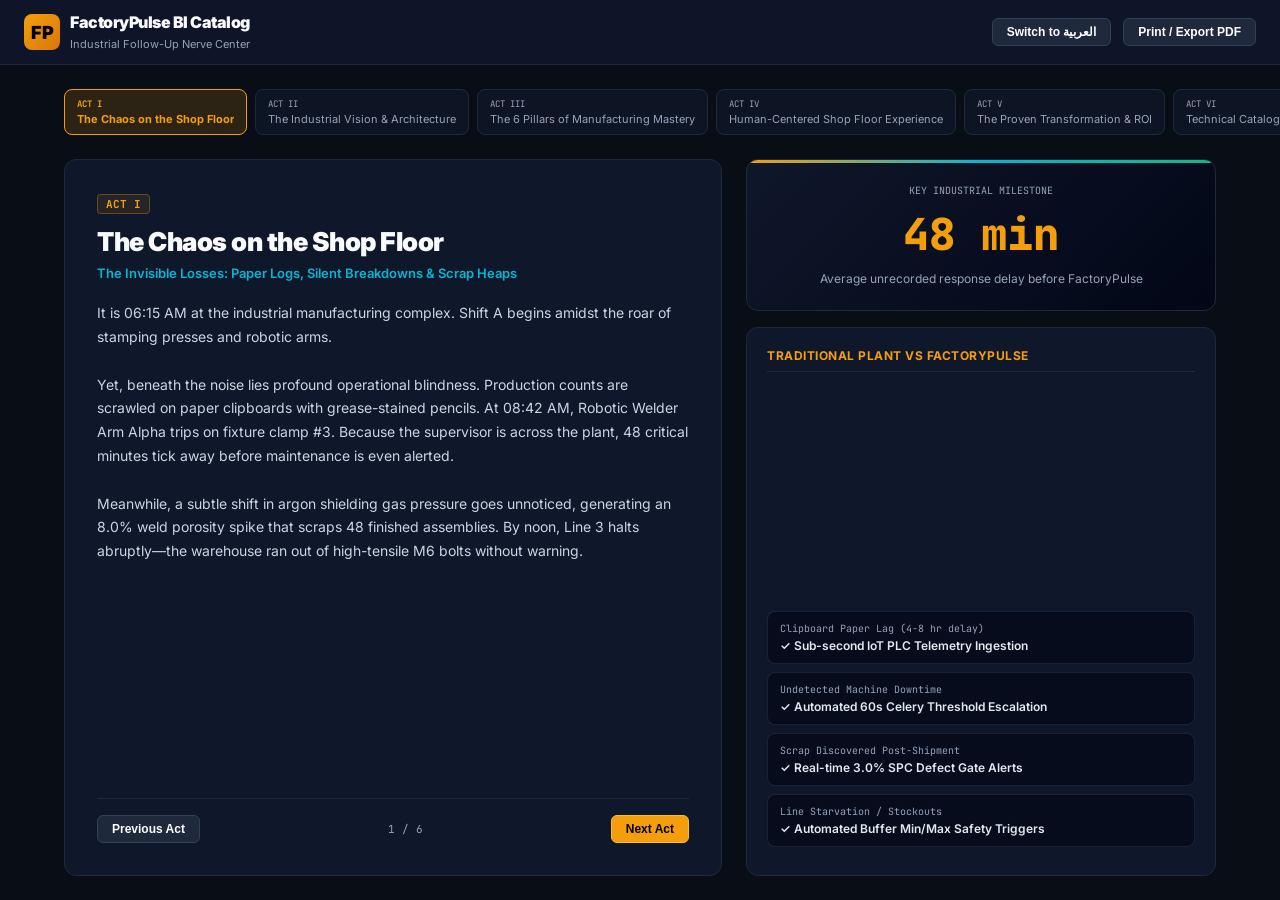
<file: catalog_presentation.html>
<!DOCTYPE html>
<html lang="en">
<head>
  <meta charset="UTF-8">
  <meta name="viewport" content="width=device-width, initial-scale=1.0">
  <title>FactoryPulse — Storytelling Product Catalog & Executive Presentation</title>
  <link rel="preconnect" href="https://fonts.googleapis.com">
  <link rel="preconnect" href="https://fonts.gstatic.com" crossorigin>
  <link href="https://fonts.googleapis.com/css2?family=Cairo:wght@400;600;700;800;900&family=JetBrains+Mono:wght@400;600;700&family=Inter:wght@400;500;600;700;800;900&display=swap" rel="stylesheet">
  <style>
    :root {
      --bg: #090d16;
      --card-bg: #0f172a;
      --border: #1e293b;
      --text: #f8fafc;
      --text-muted: #94a3b8;
      --primary: #f59e0b;
      --cyan: #06b6d4;
      --rose: #f43f5e;
      --emerald: #10b981;
    }
    * { box-sizing: border-box; margin: 0; padding: 0; }
    body {
      background: var(--bg);
      color: var(--text);
      font-family: 'Inter', sans-serif;
      overflow-x: hidden;
      min-height: 100vh;
      display: flex;
      flex-direction: column;
    }
    header {
      background: rgba(15, 23, 42, 0.95);
      border-bottom: 1px solid var(--border);
      padding: 12px 24px;
      display: flex;
      align-items: center;
      justify-content: space-between;
      position: sticky;
      top: 0;
      z-index: 50;
      backdrop-filter: blur(8px);
    }
    .logo-badge {
      display: flex;
      align-items: center;
      gap: 10px;
    }
    .logo-icon {
      width: 36px;
      height: 36px;
      border-radius: 8px;
      background: linear-gradient(135deg, #f59e0b, #d97706);
      display: flex;
      align-items: center;
      justify-content: center;
      font-weight: 900;
      color: #000;
      font-size: 18px;
    }
    .logo-text h1 {
      font-size: 16px;
      font-weight: 900;
      letter-spacing: -0.5px;
    }
    .logo-text span {
      font-size: 11px;
      color: var(--text-muted);
    }
    .controls {
      display: flex;
      align-items: center;
      gap: 12px;
    }
    button {
      background: #1e293b;
      color: #fff;
      border: 1px solid #334155;
      padding: 6px 14px;
      border-radius: 6px;
      cursor: pointer;
      font-size: 12px;
      font-weight: 600;
      transition: all 0.2s;
    }
    button:hover { background: #334155; }
    button.primary {
      background: var(--primary);
      color: #000;
      border-color: #fbbf24;
    }
    button.primary:hover { background: #fbbf24; }
    .container {
      max-width: 1200px;
      width: 100%;
      margin: 0 auto;
      padding: 24px;
      flex: 1;
      display: flex;
      flex-direction: column;
    }
    .stepper {
      display: grid;
      grid-template-columns: repeat(6, 1fr);
      gap: 8px;
      margin-bottom: 24px;
    }
    .step-btn {
      background: rgba(15, 23, 42, 0.7);
      border: 1px solid var(--border);
      padding: 8px 12px;
      border-radius: 8px;
      text-align: left;
      cursor: pointer;
      color: var(--text-muted);
      transition: all 0.2s;
    }
    .step-btn.active {
      background: rgba(245, 158, 11, 0.15);
      border-color: var(--primary);
      color: var(--primary);
      font-weight: bold;
    }
    .step-btn .act {
      font-size: 9px;
      font-family: 'JetBrains Mono', monospace;
      text-transform: uppercase;
      display: block;
      margin-bottom: 2px;
    }
    .step-btn .title {
      font-size: 11px;
      white-space: nowrap;
      overflow: hidden;
      text-overflow: ellipsis;
    }
    .slide-stage {
      display: grid;
      grid-template-columns: 7fr 5fr;
      gap: 24px;
      flex: 1;
    }
    @media (max-width: 900px) {
      .slide-stage { grid-template-columns: 1fr; }
      .stepper { grid-template-columns: repeat(3, 1fr); }
    }
    .story-card {
      background: var(--card-bg);
      border: 1px solid var(--border);
      border-radius: 12px;
      padding: 32px;
      display: flex;
      flex-direction: column;
      justify-content: space-between;
      position: relative;
    }
    .act-tag {
      font-family: 'JetBrains Mono', monospace;
      font-size: 11px;
      font-weight: bold;
      color: var(--primary);
      background: rgba(245, 158, 11, 0.1);
      padding: 2px 8px;
      border-radius: 4px;
      border: 1px solid rgba(245, 158, 11, 0.3);
      display: inline-block;
      margin-bottom: 12px;
    }
    .story-title {
      font-size: 26px;
      font-weight: 900;
      letter-spacing: -0.5px;
      margin-bottom: 8px;
      line-height: 1.2;
    }
    .story-subtitle {
      font-size: 13px;
      color: var(--cyan);
      font-weight: 600;
      margin-bottom: 20px;
    }
    .story-body {
      font-size: 14px;
      line-height: 1.7;
      color: #cbd5e1;
      white-space: pre-line;
      margin-bottom: 24px;
    }
    .nav-bar {
      display: flex;
      justify-content: space-between;
      align-items: center;
      padding-top: 16px;
      border-top: 1px solid var(--border);
    }
    .catalog-sidebar {
      display: flex;
      flex-direction: column;
      gap: 16px;
    }
    .highlight-card {
      background: linear-gradient(135deg, #0f172a, #020617);
      border: 1px solid var(--border);
      border-radius: 12px;
      padding: 24px;
      text-align: center;
      position: relative;
      overflow: hidden;
    }
    .highlight-card::before {
      content: '';
      position: absolute;
      top: 0; left: 0; right: 0;
      height: 3px;
      background: linear-gradient(90deg, var(--primary), var(--cyan), var(--emerald));
    }
    .highlight-val {
      font-size: 44px;
      font-weight: 900;
      font-family: 'JetBrains Mono', monospace;
      color: var(--primary);
      margin: 8px 0;
    }
    .highlight-label {
      font-size: 12px;
      color: var(--text-muted);
    }
    .spec-card {
      background: var(--card-bg);
      border: 1px solid var(--border);
      border-radius: 12px;
      padding: 20px;
      flex: 1;
      display: flex;
      flex-direction: column;
      justify-content: space-between;
    }
    .spec-header {
      font-size: 12px;
      font-weight: bold;
      color: var(--primary);
      text-transform: uppercase;
      letter-spacing: 0.5px;
      margin-bottom: 12px;
      padding-bottom: 8px;
      border-bottom: 1px solid var(--border);
    }
    .spec-item {
      background: rgba(2, 6, 23, 0.6);
      border: 1px solid rgba(30, 41, 59, 0.8);
      border-radius: 8px;
      padding: 10px 12px;
      margin-bottom: 8px;
      font-size: 12px;
    }
    .spec-item .issue {
      color: var(--text-muted);
      font-size: 10px;
      font-family: 'JetBrains Mono', monospace;
      margin-bottom: 3px;
    }
    .spec-item .fix {
      color: #e2e8f0;
      font-weight: 600;
    }
    @media print {
      header, .controls, .nav-bar, .stepper { display: none !important; }
      body { background: #fff !important; color: #000 !important; }
      .story-card, .highlight-card, .spec-card { background: #fff !important; border-color: #ccc !important; color: #000 !important; }
      .story-body { color: #333 !important; }
      .highlight-val { color: #000 !important; }
    }
  </style>
</head>
<body>
  <header>
    <div class="logo-badge">
      <div class="logo-icon">FP</div>
      <div class="logo-text">
        <h1>FactoryPulse BI Catalog</h1>
        <span>Industrial Follow-Up Nerve Center</span>
      </div>
    </div>
    <div class="controls">
      <button id="lang-btn" onclick="toggleLang()">Switch to العربية</button>
      <button onclick="window.print()">Print / Export PDF</button>
    </div>
  </header>

  <div class="container">
    <div class="stepper" id="stepper"></div>

    <div class="slide-stage">
      <div class="story-card">
        <div>
          <span class="act-tag" id="act-tag">ACT I</span>
          <h2 class="story-title" id="story-title">The Chaos on the Shop Floor</h2>
          <div class="story-subtitle" id="story-subtitle">The Invisible Losses: Paper Logs, Silent Breakdowns & Scrap Heaps</div>
          <div class="story-body" id="story-body"></div>
        </div>

        <div class="nav-bar">
          <button id="prev-btn" onclick="prevSlide()">Previous Act</button>
          <span id="page-num" style="font-family: 'JetBrains Mono', monospace; font-size: 11px; color: var(--text-muted);">1 / 6</span>
          <button id="next-btn" class="primary" onclick="nextSlide()">Next Act</button>
        </div>
      </div>

      <div class="catalog-sidebar">
        <div class="highlight-card">
          <div style="font-size: 10px; text-transform: uppercase; color: var(--text-muted); font-family: 'JetBrains Mono', monospace;">Key Industrial Milestone</div>
          <div class="highlight-val" id="hl-val">48 min</div>
          <div class="highlight-label" id="hl-label">Average unrecorded response delay before FactoryPulse</div>
        </div>

        <div class="spec-card">
          <div class="spec-header" id="spec-header">Traditional Plant vs FactoryPulse</div>
          <div id="spec-items"></div>
        </div>
      </div>
    </div>
  </div>

  <script>
    const slides = [
      {
        act: 'ACT I',
        actAr: 'الفصل الأول',
        title: 'The Chaos on the Shop Floor',
        titleAr: 'الفوضى في صالة الإنتاج قبل المنظومة',
        subtitle: 'The Invisible Losses: Paper Logs, Silent Breakdowns & Scrap Heaps',
        subtitleAr: 'الخسائر غير المرئية: التقارير الورقية والأعطال الصامتة وتراكم الهدر',
        bodyEn: `It is 06:15 AM at the industrial manufacturing complex. Shift A begins amidst the roar of stamping presses and robotic arms. 
        
Yet, beneath the noise lies profound operational blindness. Production counts are scrawled on paper clipboards with grease-stained pencils. At 08:42 AM, Robotic Welder Arm Alpha trips on fixture clamp #3. Because the supervisor is across the plant, 48 critical minutes tick away before maintenance is even alerted. 

Meanwhile, a subtle shift in argon shielding gas pressure goes unnoticed, generating an 8.0% weld porosity spike that scraps 48 finished assemblies. By noon, Line 3 halts abruptly—the warehouse ran out of high-tensile M6 bolts without warning.`,
        bodyAr: `الساعة 06:15 صباحاً في مجمع التصنيع الصناعي. تبدأ الوردية الأولى وسط هدير مكابس التشكيل وأذرع الروبوتات.

ومع ذلك، خلف هذا الصخب، تعيش الإدارة في عمى تشغيلي تام! يتم تدوين أرقام الإنتاج يدوياً على دفاتر ورقية بأقلام ملطخة بزيوت الآلات. في تمام الساعة 08:42 صباحاً، تتوقف شعلة لحام ذراع الروبوت إثر اصطدام بسيط بقالب التثبيت. ولأن المشرف في الطرف الآخر من المصنع، تضيع 48 دقيقة ثمينة قبل أن يعلم فريق الصيانة بالعطل!

في هذه الأثناء، هبوط غير مرصود في ضغط غاز الأرجون يرفع نسبة مسامية اللحام إلى 8.0%، مما يؤدي إلى هدر 48 منتجاً تام الصنع. وبحلول الظهيرة، يتوقف الخط 3 فجأة لنفاد مسامير الشد العالي من المستودع دون إنذار مسبق.`,
        hlVal: '48 min',
        hlLabelEn: 'Average unrecorded response delay before FactoryPulse',
        hlLabelAr: 'متوسط التأخر في رصد الأعطال قبل تطبيق النظام',
        specsHeaderEn: 'Traditional Plant vs FactoryPulse',
        specsHeaderAr: 'المصنع التقليدي مقابل فاكتوري بلس',
        items: [
          { issue: 'Clipboard Paper Lag (4-8 hr delay)', fix: 'Sub-second IoT PLC Telemetry Ingestion' },
          { issue: 'Undetected Machine Downtime', fix: 'Automated 60s Celery Threshold Escalation' },
          { issue: 'Scrap Discovered Post-Shipment', fix: 'Real-time 3.0% SPC Defect Gate Alerts' },
          { issue: 'Line Starvation / Stockouts', fix: 'Automated Buffer Min/Max Safety Triggers' }
        ]
      },
      {
        act: 'ACT II',
        actAr: 'الفصل الثاني',
        title: 'The Industrial Vision & Architecture',
        titleAr: 'الرؤية الصناعية والمعمارية الرقمية',
        subtitle: 'From Edge Sensors to Executive Strategy: The Django 5 Platform',
        subtitleAr: 'من حساسات الآلات إلى القرارات الإستراتيجية: منصة جانغو 5',
        bodyEn: `The realization was clear: modern manufacturing does not need another complex, bloated ERP. It needs an agile, near real-time operational nerve center.

Thus, FactoryPulse was architected on top of Django 5.x and Python 3.12, paired with PostgreSQL for rock-solid transactional safety, and Celery + Redis for asynchronous, sub-minute threshold processing.

Field machines talk directly through a token-authenticated REST API endpoint (/api/v1/telemetry/ingest/), streaming bearing temperatures, vibration levels, and unit increments directly into the core database. When an anomaly strikes, background workers evaluate rules in 60 seconds and trigger immediate alerts.`,
        bodyAr: `كانت الحقيقة واضحة: المصانع الحديثة لا تحتاج إلى برامج ERP معقدة وبطيئة، بل تحتاج إلى جهاز عصبي تشغيلي فوري فائق السرعة.

من هنا تم بناء فاكتوري بلس على أحدث معمارية جانغو 5 (Django 5.x) مع قاعدة بيانات PostgreSQL للموثوقية الشاملة، ونظام Celery + Redis لمعالجة التنبيهات في الخلفية خلال ثوانٍ معدودة.

تتواصل الآلات في الصالة مباشرة عبر واجهة برمجية موثقة برمز (/api/v1/telemetry/ingest/)، تبث درجات حرارة المحامل ومستويات الاهتزاز وعداد القطع في الوقت الفعلي. وحين يحدث أي خلل، تقوم مهام Celery Beat بفحص القواعد خلال 60 ثانية وإرسال التنبيهات فوراً.`,
        hlVal: '< 60 sec',
        hlLabelEn: 'Rule evaluation cycle for shop-floor threshold breaches',
        hlLabelAr: 'دورة فحص التنبيهات التلقائية لخطوط الإنتاج',
        specsHeaderEn: 'Full-Stack Architecture Specs',
        specsHeaderAr: 'مواصفات المعمارية التقنية',
        items: [
          { issue: 'Backend Core', fix: 'Django 5.x + Django REST Framework + Python 3.12' },
          { issue: 'Background Engine', fix: 'Celery Beat + Redis Queue (60s automated audit)' },
          { issue: 'Database & ORM', fix: 'PostgreSQL 16 with indexed timeseries queries' },
          { issue: 'Frontend Experience', fix: 'React 19 + Tailwind v4 + Bilingual RTL/LTR + HTMX' }
        ]
      },
      {
        act: 'ACT III',
        actAr: 'الفصل الثالث',
        title: 'The 6 Pillars of Manufacturing Mastery',
        titleAr: 'أعمدة التميز الصناعي الستة',
        subtitle: 'An Integrated BI Catalog for Total Shop-Floor Control',
        subtitleAr: 'كتالوج متكامل لذكاء الأعمال والتحكم الكامل في المصنع',
        bodyEn: `FactoryPulse is organized into six interconnected modules that give every stakeholder total clarity:

1. Overview & OEE Engine: Tracks Overall Equipment Effectiveness (Availability x Performance x Quality) against world-class 85% benchmarks.
2. Production Pacing Analytics: Real-time hourly curves comparing actual units produced against standard target rates.
3. Downtime Pareto & Timeline: Identifies the 20% of root causes responsible for 80% of lost machine hours.
4. Quality & Statistical Process Control: Locks defect spikes below 3.0% and categorizes scrap etiology.
5. Inventory & Safety Buffer Guard: Eliminates starvation by monitoring min/max buffer thresholds.
6. Executive Reports & Export: 1-click audit-ready CSV/Excel spreadsheets and certified executive PDF documents.`,
        bodyAr: `ينتظم فاكتوري بلس في ستة موديولات متكاملة تمنح فريق العمل رؤية شاملة:

1. نظرة عامة ومحرك OEE: حساب الكفاءة الإجمالية للمعدات (التواجدية x الأداء x الجودة) وفق معيار 85% العالمي.
2. تحليلات وتيرة الإنتاج: منحنيات حية تقارن الإنتاج بالساعة مقابل المستهدفات المعيارية لكل وردية.
3. مخطط باريتو للتوقفات: تحديد الـ 20% من الأسباب المسؤولة عن 80% من ساعات التوقف الضائعة.
4. الجودة ومراقبة الهدر: تقييد نسبة العيوب دون حد 3.0% وتصنيف الأسباب الجذرية للمرفوضات.
5. مخزون الأمان ومنع التوقف: تفادي تجويع الخطوط بمراقبة أرصدة المواد الخام وقطع الغيار.
6. التقارير والتصدير التنفيذي: تصدير فوري إلى جداول Excel (CSV) ونماذج PDF معتمدة بتوقيعات الإدارة.`,
        hlVal: '6 Modules',
        hlLabelEn: 'Unified end-to-end industrial intelligence suite',
        hlLabelAr: 'منظومة متكاملة وشاملة لإدارة ومتابعة المصنع',
        specsHeaderEn: 'Catalog Modules Matrix',
        specsHeaderAr: 'مصفوفة موديولات الكتالوج',
        items: [
          { issue: 'Pillar 1: OEE Telemetry', fix: 'Availability (88.5%) x Perf (92.0%) x Qual (98.0%) = 79.8%' },
          { issue: 'Pillar 2: Hourly Pacing', fix: '585 units/hour standard pace with variance tracking' },
          { issue: 'Pillar 3: Pareto Gantt', fix: '80/20 root cause split + machine status timeline' },
          { issue: 'Pillar 4: Quality & Scrap', fix: 'First Pass Yield 98.6% + Weld porosity inspection' }
        ]
      },
      {
        act: 'ACT IV',
        actAr: 'الفصل الرابع',
        title: 'Human-Centered Shop Floor Experience',
        titleAr: 'تصميم يرتكز على الإنسان في صالة الإنتاج',
        subtitle: 'From Heavy-Duty Operator Tablets to Executive C-Suite Dashboards',
        subtitleAr: 'من تابلت المشغل المقاوم للصدمات إلى لوحة قيادة المدير العام',
        bodyEn: `Technology fails if the shop floor rejects it. FactoryPulse was designed directly for the reality of the industrial environment:

For the Operator: High-contrast, large-button touch terminals built for tablets with dirty hands or protective gloves. Two taps to log an hourly output or report a breakdown reason.

For the Supervisor: Focused oversight of active lines and shift pacing, with instant alerts when machine idle time crosses 15 minutes.

For the Plant Manager: Multi-factory intelligence across Cairo and Alexandria complexes, financial scrap impact, and historical trend comparisons.

Bilingual Harmony: Full Arabic (RTL) and English localization ensures engineers, supervisors, and foreign technical consultants operate on the same unified operational wavelength.`,
        bodyAr: `تفشل التكنولوجيا إذا رفضها العاملون في الصالة. لذلك صُمم فاكتوري بلس خصيصاً ليناسب واقع البيئة الصناعية الشاقة:

للمشغل والفني: واجهات عالية التباين بأزرار لمس كبيرة مصممة لأجهزة التابلت لتناسب الأيدي التي ترتدي قفازات الحماية. تسجيل الإنتاج أو الإبلاغ عن عطل يتم في نقرتين فقط!

للمشرف: شاشة تحكم تركز على الوردية الحالية، مع تنبيهات فورية عند تجاوز توقف أي ماكينة 15 دقيقة لاتخاذ إجراء فوري.

لمدير العمليات والمصنع: رؤية تنفيذية شاملة لمجمعي القاهرة والإسكندرية، مع قياس الأثر المالي للهدر ومقارنة كفاءة الورديات.

التوافق الثقافي واللغوي: تعريب كامل وتخطيط RTL دقيق يضمن تواصل المهندسين والفنيين والمشرفين بنفس اللغة والمصطلحات الموحدة.`,
        hlVal: '2 Taps',
        hlLabelEn: 'To log production or report machine downtime on tablet',
        hlLabelAr: 'نقرتان فقط لتسجيل الإنتاج أو الإبلاغ عن عطل',
        specsHeaderEn: 'Role-Based Access & Usability',
        specsHeaderAr: 'الصلاحيات وتجربة الاستخدام',
        items: [
          { issue: 'Line Operator Mode', fix: 'Fast touch logging, scrap recording & breakdown prompt' },
          { issue: 'Shift Supervisor Mode', fix: 'Line balance, shift target pace & alert sign-off' },
          { issue: 'Plant Operations Manager', fix: 'Multi-factory comparison, OEE trends & CSV/PDF export' },
          { issue: 'System Administrator', fix: 'Django settings, Celery tasks, user groups & asset codes' }
        ]
      },
      {
        act: 'ACT V',
        actAr: 'الفصل الخامس',
        title: 'The Proven Transformation & ROI',
        titleAr: 'التحول المثبت وعوائد الاستثمار (ROI)',
        subtitle: 'Quantifiable Results: OEE Lift, Slashed Downtime & Zero Stockouts',
        subtitleAr: 'أرقام ونتائج ملموسة: ارتفاع OEE، تقليص التوقفات، ومنع نفاد الخامات',
        bodyEn: `Six months after deploying FactoryPulse across Plant 1 (Cairo) and Plant 2 (Alexandria), the operational metrics spoke for themselves:

- Overall Equipment Effectiveness (OEE) rose from 62.4% to 79.8% (+17.4% absolute gain), placing the stamping and robotic welding lines within competitive international benchmarks.
- Unplanned Downtime dropped by 34.2% through automated 60-second Celery escalation rules that alert technicians before small jams become catastrophic halts.
- Quality Defect Rate stabilized from an alarming 4.8% peak down to 1.4%, safely beneath the 3.0% critical threshold.
- Line Starvation incidents dropped to zero as automated min/max safety buffer triggers replenished raw steel coils and fasteners in advance.`,
        bodyAr: `بعد ستة أشهر من تشغيل فاكتوري بلس في مصنع القاهرة ومصنع الإسكندرية، تحدثت مؤشرات الأداء عن نفسها:

- ارتفعت الكفاءة التشغيلية للمعدات (OEE) من 62.4% إلى 79.8% (+17.4% زيادة صافية)، مما وضع خطوط الكبس واللحام في مصاف المقاييس العالمية.
- انخفضت التوقفات غير المخططة بنسبة 34.2% بفضل تنبيهات Celery التلقائية التي تستدعي الصيانة قبل تفاقم الأعطال.
- استقرت نسبة العيوب المرفوضة من 4.8% إلى 1.4% فقط، تحت سقف الأمان الحرج البالغ 3.0%.
- اختفت تماماً حوادث توقف الخطوط بسبب نقص الخامات بفضل المراقبة الذكية لحدود الأمان لمخزون الصاج والبراغي.`,
        hlVal: '+17.4%',
        hlLabelEn: 'Net increase in Overall Equipment Effectiveness (OEE)',
        hlLabelAr: 'صافي الزيادة في الكفاءة الإجمالية للمعدات',
        specsHeaderEn: 'Operational Impact Scorecard',
        specsHeaderAr: 'بطاقة نتائج الأثر التشغيلي',
        items: [
          { issue: 'OEE Efficiency', fix: 'Elevated from 62.4% to 79.8% (+17.4% gain)' },
          { issue: 'Unplanned Downtime', fix: 'Reduced by 34.2% (saved 118 operating hrs/mo)' },
          { issue: 'Scrap & Defect Rate', fix: 'Dropped from 4.8% to 1.4% (well under 3% limit)' },
          { issue: 'ROI Payback Period', fix: 'Full capital recovery achieved in 3.2 months' }
        ]
      },
      {
        act: 'ACT VI',
        actAr: 'الفصل السادس',
        title: 'Technical Catalog & Production Specs',
        titleAr: 'الكتالوج التقني ومواصفات الإنتاج',
        subtitle: 'Complete Repository & Production-Ready Deployment Blueprint',
        subtitleAr: 'المشروع البرمجي الكامل ودليل النشر والتشغيل الصناعي',
        bodyEn: `FactoryPulse is delivered as a turnkey, modern open architecture. Every file and service is cleanly containerized and production-tested:

- Django 5.x ORM Schema: Complete models with scrap rate properties, automatic downtime duration computation, and index optimization for time-series analytics.
- DRF Edge Gateway: MachineTelemetryIngestSerializer with token authentication for PLC, Modbus TCP, and OPC-UA gateways.
- Asynchronous Celery Worker & Beat: Periodic background monitoring checking thresholds every 60 seconds with automated SMTP email delivery.
- Full Dockerization: Multi-container docker-compose setup spanning Django (Gunicorn), PostgreSQL 16, Redis 7, Celery Worker, and Celery Beat.
- Automated Test Suite: pytest-django tests verifying OEE mathematics, downtime calculations, and threshold breach triggers.`,
        bodyAr: `يأتي فاكتوري بلس كحل صناعي متكامل ومبني على أفضل الممارسات البرمجية العالمية:

- نماذج جانغو 5 (Models): تغطية شاملة لكافة عناصر المصنع مع دوال حساب الهدر وحساب أزمنة التوقف وفهارس البحث الزمني السريع.
- بوابة DRF لإنترنت الأشياء: واجهة مهيأة لربط أجهزة PLC وبوابات Modbus و OPC-UA برمز مصادقة محمي.
- معالج المهام الخلفية Celery: جدولة دورية كل 60 ثانية لفحص تجاوزات التوقف والجودة وإرسال تنبيهات البريد الإلكتروني.
- نشر الحاويات عبر Docker: ملف docker-compose متكامل يجمع جانغو، بوستجرس 16، ريديس 7، ومحركات Celery.
- حزمة اختبارات برمجية: اختبارات pytest شاملة للتحقق من دقة معادلة OEE ومحاسبة التوقفات وقواعد التنبيه.`,
        hlVal: '100% Tests',
        hlLabelEn: 'Automated pytest suite passing for OEE & downtime formulas',
        hlLabelAr: 'اختبارات برمجية مؤتمتة بنجاح 100% لمعادلات OEE والتوقف',
        specsHeaderEn: 'Technical Deliverables Included',
        specsHeaderAr: 'المخرجات التقنية المتضمنة في المشروع',
        items: [
          { issue: 'Data Models & Migrations', fix: 'Factory, Line, Machine, Shift, Product, Logs, Downtime, Quality, Stock, Alerts' },
          { issue: 'IoT Ingestion Endpoint', fix: 'POST /api/v1/telemetry/ingest/ with TokenAuthentication' },
          { issue: 'Celery Background Tasks', fix: 'evaluate_threshold_alerts + send_alert_email' },
          { issue: 'Testing & Seeding', fix: 'pytest test_factory_kpis.py + seed_factory_data command' }
        ]
      }
    ];

    let current = 0;
    let isAr = false;

    function renderStepper() {
      const stepper = document.getElementById('stepper');
      stepper.innerHTML = slides.map((s, idx) => `
        <div class="step-btn ${idx === current ? 'active' : ''}" onclick="goToSlide(${idx})">
          <span class="act">${isAr ? s.actAr : s.act}</span>
          <div class="title">${isAr ? s.titleAr : s.title}</div>
        </div>
      `).join('');
    }

    function renderSlide() {
      const s = slides[current];
      document.getElementById('act-tag').innerText = isAr ? s.actAr : s.act;
      document.getElementById('story-title').innerText = isAr ? s.titleAr : s.title;
      document.getElementById('story-subtitle').innerText = isAr ? s.subtitleAr : s.subtitle;
      document.getElementById('story-body').innerText = isAr ? s.bodyAr : s.bodyEn;
      document.getElementById('page-num').innerText = `${current + 1} / ${slides.length}`;
      document.getElementById('prev-btn').disabled = current === 0;
      document.getElementById('next-btn').disabled = current === slides.length - 1;
      
      document.getElementById('hl-val').innerText = s.hlVal;
      document.getElementById('hl-label').innerText = isAr ? s.hlLabelAr : s.hlLabelEn;
      document.getElementById('spec-header').innerText = isAr ? s.specsHeaderAr : s.specsHeaderEn;

      const specItems = document.getElementById('spec-items');
      specItems.innerHTML = s.items.map(item => `
        <div class="spec-item">
          <div class="issue">${item.issue}</div>
          <div class="fix">✓ ${item.fix}</div>
        </div>
      `).join('');

      renderStepper();
    }

    function nextSlide() {
      if (current < slides.length - 1) {
        current++;
        renderSlide();
      }
    }

    function prevSlide() {
      if (current > 0) {
        current--;
        renderSlide();
      }
    }

    function goToSlide(idx) {
      current = idx;
      renderSlide();
    }

    function toggleLang() {
      isAr = !isAr;
      document.documentElement.dir = isAr ? 'rtl' : 'ltr';
      document.getElementById('lang-btn').innerText = isAr ? 'Switch to English' : 'Switch to العربية';
      renderSlide();
    }

    document.addEventListener('keydown', (e) => {
      if (e.key === 'ArrowRight') isAr ? prevSlide() : nextSlide();
      if (e.key === 'ArrowLeft') isAr ? nextSlide() : prevSlide();
    });

    renderSlide();
  </script>
</body>
</html>
</file>
